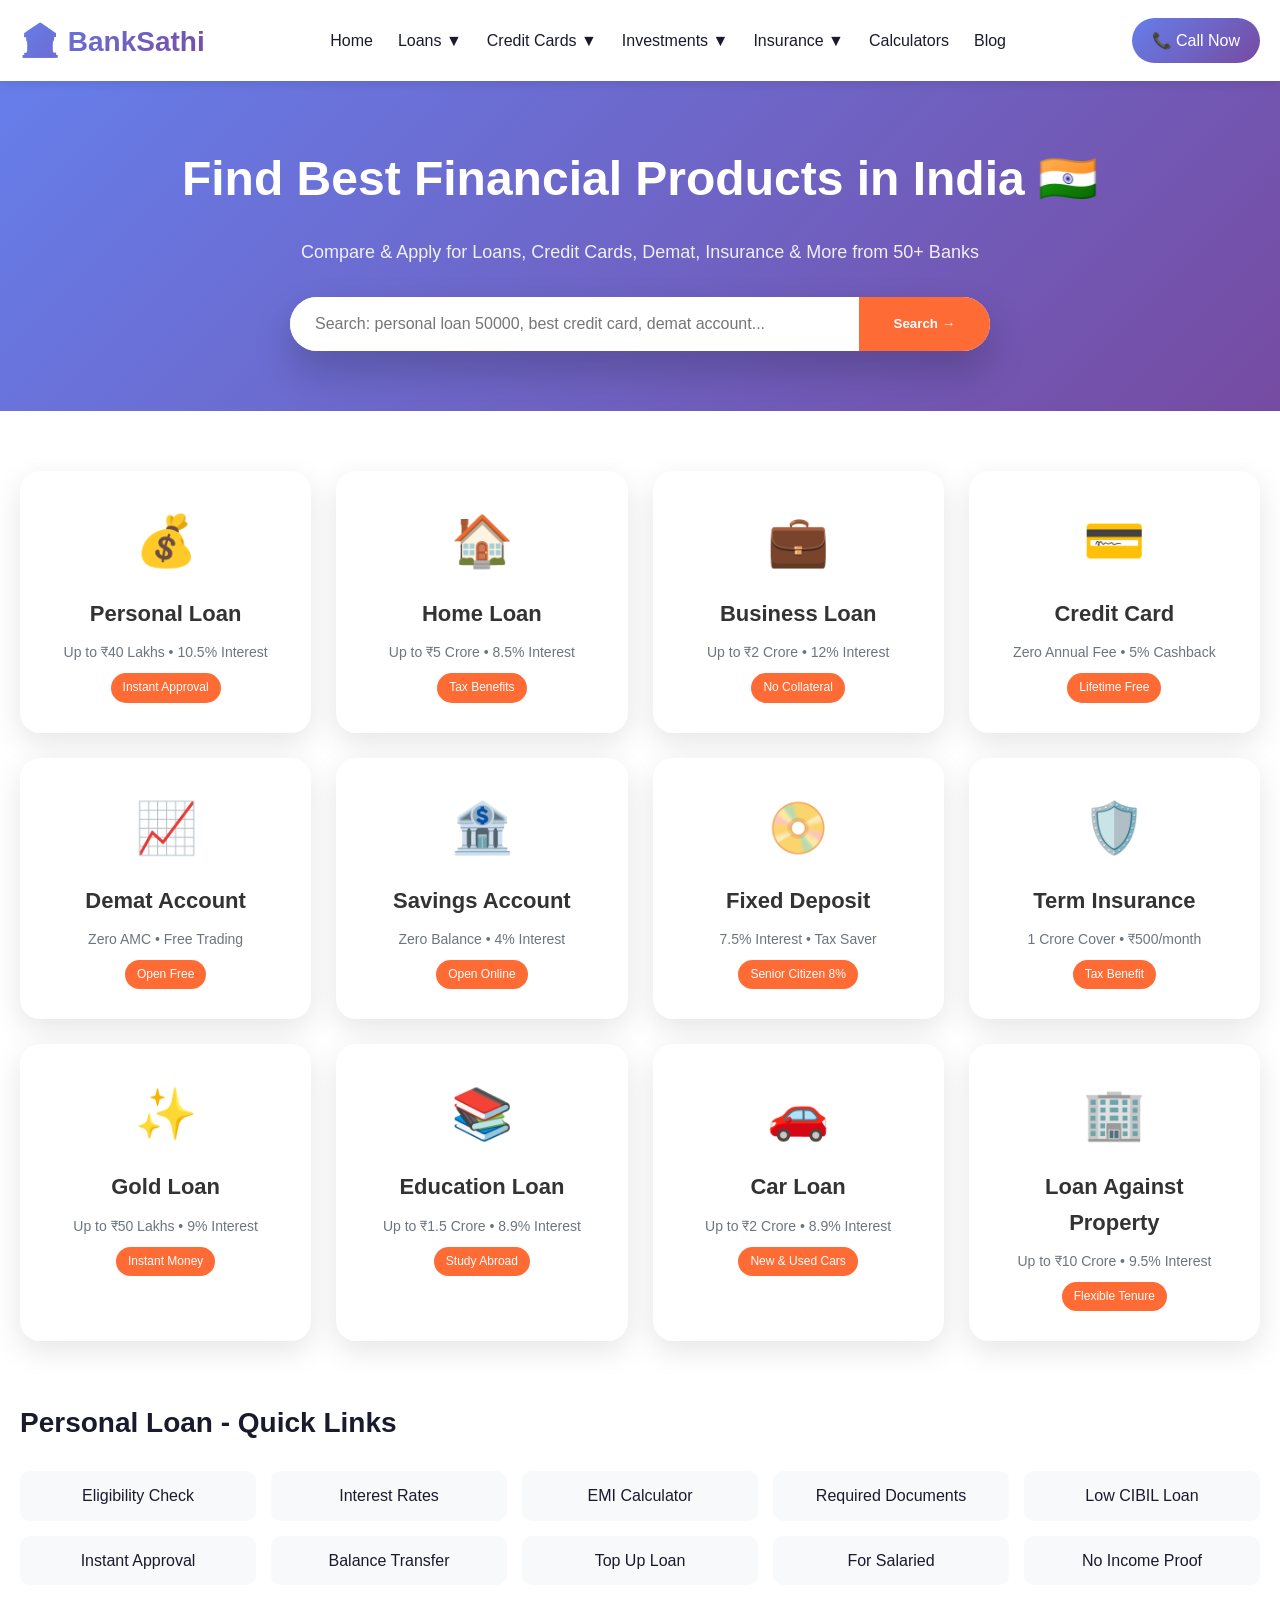
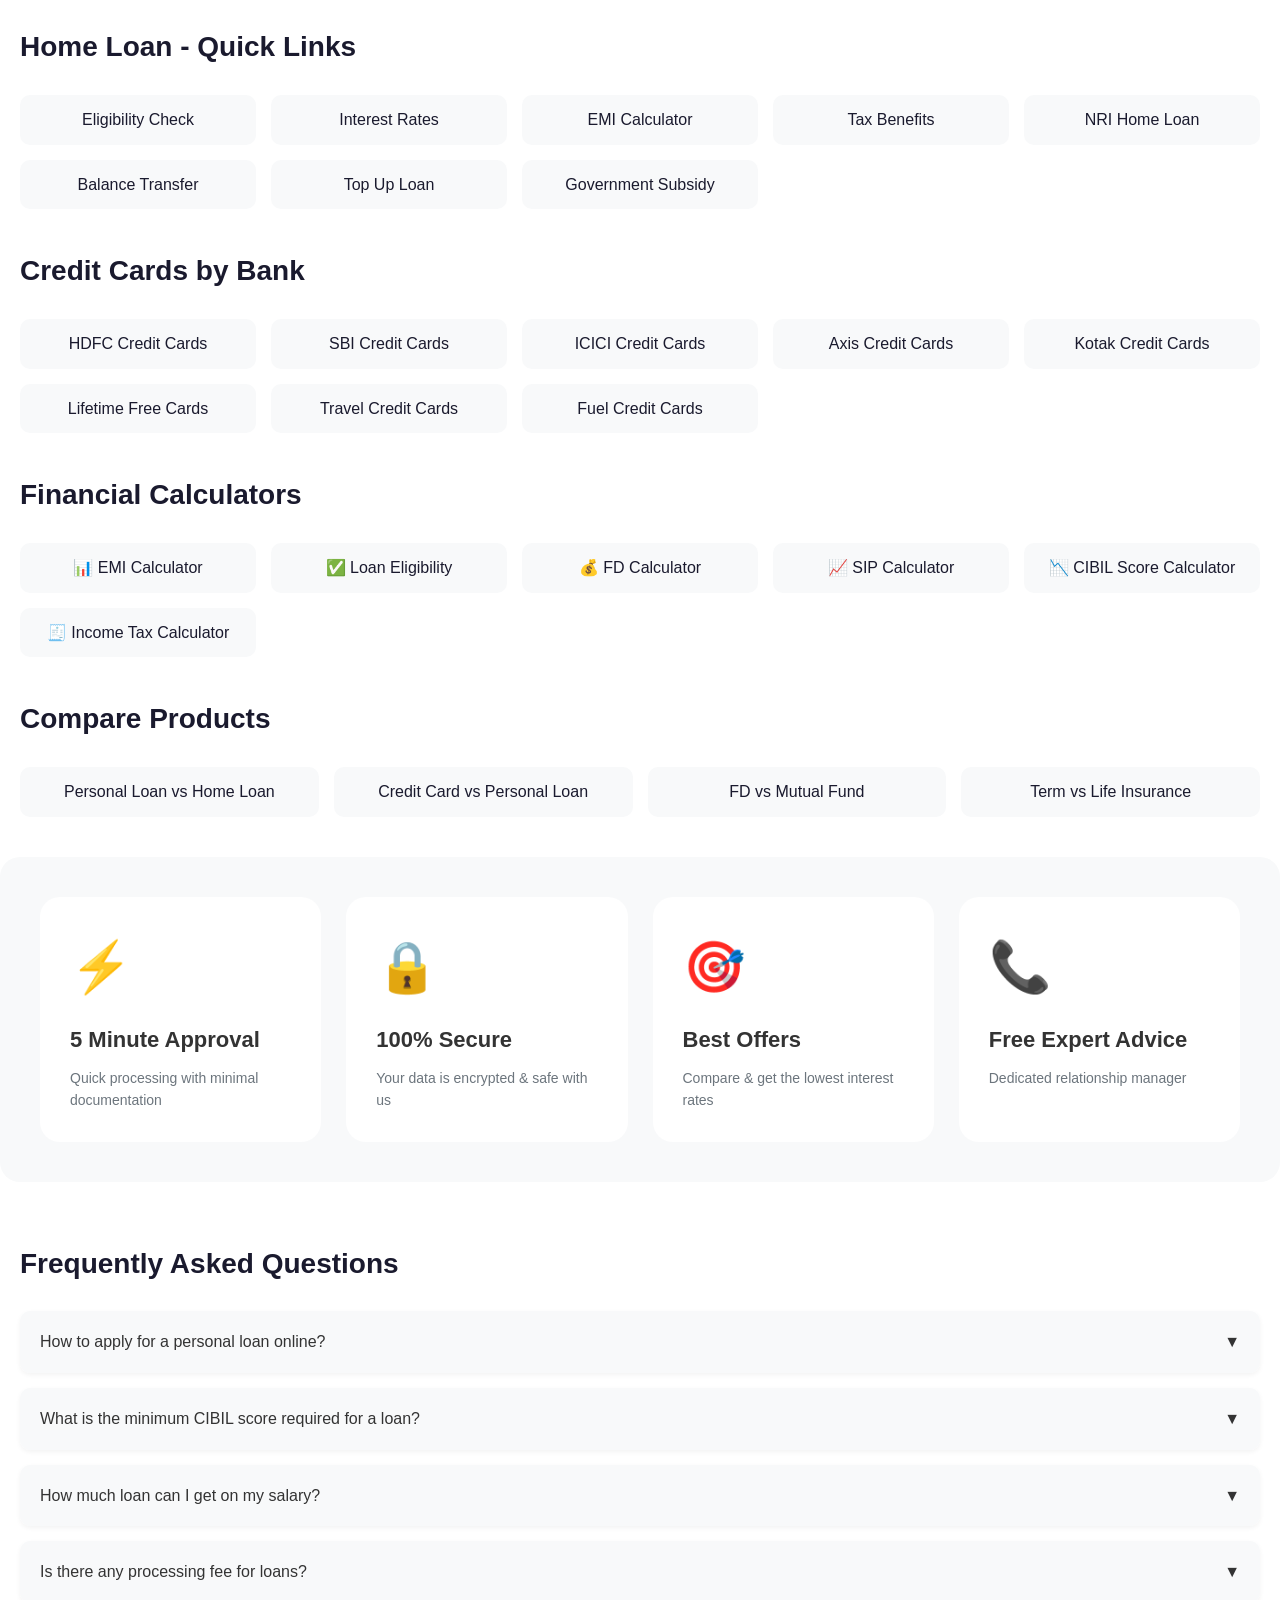
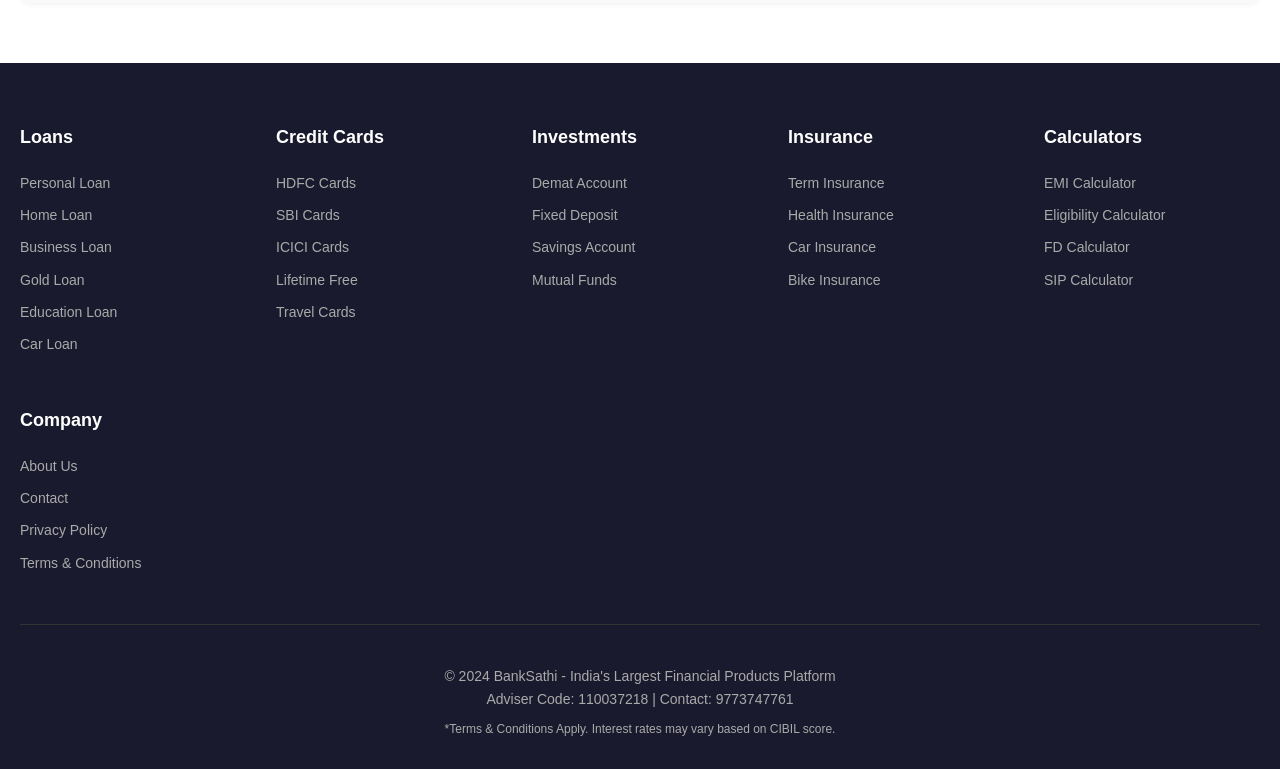
<file: index.html>
<!DOCTYPE html>
<html lang="hi">
<head>
    <meta charset="UTF-8">
    <meta name="viewport" content="width=device-width, initial-scale=1.0">
    <title>BankSathi - India's Largest Financial Products Platform | Loans, Credit Cards, Demat & More</title>
    <meta name="description" content="Compare and apply for personal loan, home loan, business loan, credit card, demat account, savings account, insurance, fixed deposit. Get best offers from 50+ banks. Instant approval.">
    <meta name="keywords" content="personal loan, home loan, business loan, credit card, demat account, savings account, fixed deposit, insurance, loan India, BankSathi">
    <meta name="author" content="BankSathi">
    <link rel="stylesheet" href="/css/style.css">
    <link rel="icon" href="/favicon.ico">
</head>
<body>

    <!-- Header -->
    <header class="header">
        <div class="nav-container">
            <a href="/" class="logo">
                <span>🏦</span> BankSathi
            </a>
            
            <div class="nav-links">
                <a href="/">Home</a>
                
                <div class="dropdown">
                    <a href="#">Loans ▼</a>
                    <div class="dropdown-content">
                        <a href="/personal-loan/">Personal Loan</a>
                        <a href="/home-loan/">Home Loan</a>
                        <a href="/business-loan/">Business Loan</a>
                        <a href="/gold-loan/">Gold Loan</a>
                        <a href="/education-loan/">Education Loan</a>
                        <a href="/car-loan/">Car Loan</a>
                        <a href="/two-wheeler-loan/">Two Wheeler Loan</a>
                        <a href="/loan-against-property/">Loan Against Property</a>
                    </div>
                </div>
                
                <div class="dropdown">
                    <a href="#">Credit Cards ▼</a>
                    <div class="dropdown-content">
                        <a href="/credit-card/">All Credit Cards</a>
                        <a href="/credit-card/lifetime-free.html">Lifetime Free Cards</a>
                        <a href="/credit-card/travel-cards.html">Travel Cards</a>
                        <a href="/credit-card/fuel-cards.html">Fuel Cards</a>
                        <a href="/credit-card/shopping-cards.html">Shopping Cards</a>
                        <a href="/credit-card/lounge-access.html">Lounge Access</a>
                    </div>
                </div>
                
                <div class="dropdown">
                    <a href="#">Investments ▼</a>
                    <div class="dropdown-content">
                        <a href="/demat-account/">Demat Account</a>
                        <a href="/fixed-deposit/">Fixed Deposit</a>
                        <a href="/saving-account/">Savings Account</a>
                        <a href="/mutual-funds/">Mutual Funds</a>
                    </div>
                </div>
                
                <div class="dropdown">
                    <a href="#">Insurance ▼</a>
                    <div class="dropdown-content">
                        <a href="/insurance/term-insurance/">Term Insurance</a>
                        <a href="/insurance/health-insurance/">Health Insurance</a>
                        <a href="/insurance/car-insurance/">Car Insurance</a>
                        <a href="/insurance/bike-insurance/">Bike Insurance</a>
                    </div>
                </div>
                
                <a href="/calculators/">Calculators</a>
                <a href="/blog/">Blog</a>
            </div>
            
            <a href="tel:9773747761" class="contact-btn">📞 Call Now</a>
        </div>
    </header>

    <!-- Hero Section -->
    <section class="hero">
        <h1>Find Best Financial Products in India 🇮🇳</h1>
        <p>Compare & Apply for Loans, Credit Cards, Demat, Insurance & More from 50+ Banks</p>
        
        <div class="search-bar">
            <input type="text" id="searchInput" placeholder="Search: personal loan 50000, best credit card, demat account...">
            <button onclick="searchProducts()">Search →</button>
        </div>
    </section>

    <!-- Main Categories -->
    <div class="category-grid">
        <a href="/personal-loan/" class="category-card">
            <div class="category-icon">💰</div>
            <h3>Personal Loan</h3>
            <p>Up to ₹40 Lakhs • 10.5% Interest</p>
            <span class="interest-badge">Instant Approval</span>
        </a>
        
        <a href="/home-loan/" class="category-card">
            <div class="category-icon">🏠</div>
            <h3>Home Loan</h3>
            <p>Up to ₹5 Crore • 8.5% Interest</p>
            <span class="interest-badge">Tax Benefits</span>
        </a>
        
        <a href="/business-loan/" class="category-card">
            <div class="category-icon">💼</div>
            <h3>Business Loan</h3>
            <p>Up to ₹2 Crore • 12% Interest</p>
            <span class="interest-badge">No Collateral</span>
        </a>
        
        <a href="/credit-card/" class="category-card">
            <div class="category-icon">💳</div>
            <h3>Credit Card</h3>
            <p>Zero Annual Fee • 5% Cashback</p>
            <span class="interest-badge">Lifetime Free</span>
        </a>
        
        <a href="/demat-account/" class="category-card">
            <div class="category-icon">📈</div>
            <h3>Demat Account</h3>
            <p>Zero AMC • Free Trading</p>
            <span class="interest-badge">Open Free</span>
        </a>
        
        <a href="/saving-account/" class="category-card">
            <div class="category-icon">🏦</div>
            <h3>Savings Account</h3>
            <p>Zero Balance • 4% Interest</p>
            <span class="interest-badge">Open Online</span>
        </a>
        
        <a href="/fixed-deposit/" class="category-card">
            <div class="category-icon">📀</div>
            <h3>Fixed Deposit</h3>
            <p>7.5% Interest • Tax Saver</p>
            <span class="interest-badge">Senior Citizen 8%</span>
        </a>
        
        <a href="/insurance/term-insurance/" class="category-card">
            <div class="category-icon">🛡️</div>
            <h3>Term Insurance</h3>
            <p>1 Crore Cover • ₹500/month</p>
            <span class="interest-badge">Tax Benefit</span>
        </a>
        
        <a href="/gold-loan/" class="category-card">
            <div class="category-icon">✨</div>
            <h3>Gold Loan</h3>
            <p>Up to ₹50 Lakhs • 9% Interest</p>
            <span class="interest-badge">Instant Money</span>
        </a>
        
        <a href="/education-loan/" class="category-card">
            <div class="category-icon">📚</div>
            <h3>Education Loan</h3>
            <p>Up to ₹1.5 Crore • 8.9% Interest</p>
            <span class="interest-badge">Study Abroad</span>
        </a>
        
        <a href="/car-loan/" class="category-card">
            <div class="category-icon">🚗</div>
            <h3>Car Loan</h3>
            <p>Up to ₹2 Crore • 8.9% Interest</p>
            <span class="interest-badge">New & Used Cars</span>
        </a>
        
        <a href="/loan-against-property/" class="category-card">
            <div class="category-icon">🏢</div>
            <h3>Loan Against Property</h3>
            <p>Up to ₹10 Crore • 9.5% Interest</p>
            <span class="interest-badge">Flexible Tenure</span>
        </a>
    </div>

    <!-- Subcategories - Personal Loan -->
    <div class="subcategories">
        <h2 class="section-title">Personal Loan - Quick Links</h2>
        <div class="subcategory-grid">
            <a href="/personal-loan/eligibility.html" class="subcategory-link">Eligibility Check</a>
            <a href="/personal-loan/interest-rates.html" class="subcategory-link">Interest Rates</a>
            <a href="/personal-loan/emi-calculator.html" class="subcategory-link">EMI Calculator</a>
            <a href="/personal-loan/documents.html" class="subcategory-link">Required Documents</a>
            <a href="/personal-loan/low-cibil.html" class="subcategory-link">Low CIBIL Loan</a>
            <a href="/personal-loan/instant-approval.html" class="subcategory-link">Instant Approval</a>
            <a href="/personal-loan/balance-transfer.html" class="subcategory-link">Balance Transfer</a>
            <a href="/personal-loan/top-up.html" class="subcategory-link">Top Up Loan</a>
            <a href="/personal-loan/for-salaried.html" class="subcategory-link">For Salaried</a>
            <a href="/personal-loan/without-income-proof.html" class="subcategory-link">No Income Proof</a>
        </div>
    </div>

    <!-- Subcategories - Home Loan -->
    <div class="subcategories">
        <h2 class="section-title">Home Loan - Quick Links</h2>
        <div class="subcategory-grid">
            <a href="/home-loan/eligibility.html" class="subcategory-link">Eligibility Check</a>
            <a href="/home-loan/interest-rates.html" class="subcategory-link">Interest Rates</a>
            <a href="/home-loan/emi-calculator.html" class="subcategory-link">EMI Calculator</a>
            <a href="/home-loan/tax-benefits.html" class="subcategory-link">Tax Benefits</a>
            <a href="/home-loan/nri-home-loan.html" class="subcategory-link">NRI Home Loan</a>
            <a href="/home-loan/balance-transfer.html" class="subcategory-link">Balance Transfer</a>
            <a href="/home-loan/top-up.html" class="subcategory-link">Top Up Loan</a>
            <a href="/home-loan/subsidy-schemes.html" class="subcategory-link">Government Subsidy</a>
        </div>
    </div>

    <!-- Subcategories - Credit Card -->
    <div class="subcategories">
        <h2 class="section-title">Credit Cards by Bank</h2>
        <div class="subcategory-grid">
            <a href="/credit-card/hdfc-cards.html" class="subcategory-link">HDFC Credit Cards</a>
            <a href="/credit-card/sbi-cards.html" class="subcategory-link">SBI Credit Cards</a>
            <a href="/credit-card/icici-cards.html" class="subcategory-link">ICICI Credit Cards</a>
            <a href="/credit-card/axis-cards.html" class="subcategory-link">Axis Credit Cards</a>
            <a href="/credit-card/kotak-cards.html" class="subcategory-link">Kotak Credit Cards</a>
            <a href="/credit-card/lifetime-free.html" class="subcategory-link">Lifetime Free Cards</a>
            <a href="/credit-card/travel-cards.html" class="subcategory-link">Travel Credit Cards</a>
            <a href="/credit-card/fuel-cards.html" class="subcategory-link">Fuel Credit Cards</a>
        </div>
    </div>

    <!-- Calculators Section -->
    <div class="subcategories">
        <h2 class="section-title">Financial Calculators</h2>
        <div class="subcategory-grid">
            <a href="/calculators/emi-calculator.html" class="subcategory-link">📊 EMI Calculator</a>
            <a href="/calculators/loan-eligibility.html" class="subcategory-link">✅ Loan Eligibility</a>
            <a href="/calculators/fd-calculator.html" class="subcategory-link">💰 FD Calculator</a>
            <a href="/calculators/sip-calculator.html" class="subcategory-link">📈 SIP Calculator</a>
            <a href="/calculators/cibil-score-calculator.html" class="subcategory-link">📉 CIBIL Score Calculator</a>
            <a href="/calculators/income-tax-calculator.html" class="subcategory-link">🧾 Income Tax Calculator</a>
        </div>
    </div>

    <!-- Compare Section -->
    <div class="subcategories">
        <h2 class="section-title">Compare Products</h2>
        <div class="subcategory-grid">
            <a href="/compare/personal-loan-vs-home-loan.html" class="subcategory-link">Personal Loan vs Home Loan</a>
            <a href="/compare/credit-card-vs-personal-loan.html" class="subcategory-link">Credit Card vs Personal Loan</a>
            <a href="/compare/fd-vs-mutual-fund.html" class="subcategory-link">FD vs Mutual Fund</a>
            <a href="/compare/term-vs-life-insurance.html" class="subcategory-link">Term vs Life Insurance</a>
        </div>
    </div>

    <!-- Why Choose Us -->
    <div class="category-grid" style="background: var(--light); margin-top: 40px; border-radius: 20px; padding: 40px;">
        <div class="category-card" style="box-shadow: none; text-align: left;">
            <div class="category-icon">⚡</div>
            <h3>5 Minute Approval</h3>
            <p>Quick processing with minimal documentation</p>
        </div>
        <div class="category-card" style="box-shadow: none; text-align: left;">
            <div class="category-icon">🔒</div>
            <h3>100% Secure</h3>
            <p>Your data is encrypted & safe with us</p>
        </div>
        <div class="category-card" style="box-shadow: none; text-align: left;">
            <div class="category-icon">🎯</div>
            <h3>Best Offers</h3>
            <p>Compare & get the lowest interest rates</p>
        </div>
        <div class="category-card" style="box-shadow: none; text-align: left;">
            <div class="category-icon">📞</div>
            <h3>Free Expert Advice</h3>
            <p>Dedicated relationship manager</p>
        </div>
    </div>

    <!-- FAQ Section -->
    <div class="faq-section">
        <h2 class="section-title">Frequently Asked Questions</h2>
        
        <div class="faq-item">
            <div class="faq-question">
                How to apply for a personal loan online?
                <span>▼</span>
            </div>
            <div class="faq-answer">
                You can apply for a personal loan online by visiting our personal loan page, checking your eligibility, comparing interest rates from different banks, and submitting your application with basic documents like ID proof, address proof, and income proof.
            </div>
        </div>
        
        <div class="faq-item">
            <div class="faq-question">
                What is the minimum CIBIL score required for a loan?
                <span>▼</span>
            </div>
            <div class="faq-answer">
                Most banks require a minimum CIBIL score of 750 for personal loans. However, we have options for customers with scores as low as 650 through select lenders. Higher scores get better interest rates.
            </div>
        </div>
        
        <div class="faq-item">
            <div class="faq-question">
                How much loan can I get on my salary?
                <span>▼</span>
            </div>
            <div class="faq-answer">
                Generally, you can get a loan amount of 10-15 times your monthly salary. For example, if your monthly salary is ₹50,000, you may be eligible for a loan up to ₹5-7.5 lakhs. Use our eligibility calculator for exact amount.
            </div>
        </div>
        
        <div class="faq-item">
            <div class="faq-question">
                Is there any processing fee for loans?
                <span>▼</span>
            </div>
            <div class="faq-answer">
                Processing fees vary by bank and loan type, typically ranging from 0.5% to 2% of the loan amount. Some banks offer zero processing fee during festive seasons. Compare our offers to find the best deal.
            </div>
        </div>
    </div>

    <!-- Footer -->
    <footer class="footer">
        <div class="footer-grid">
            <div class="footer-col">
                <h4>Loans</h4>
                <a href="/personal-loan/">Personal Loan</a>
                <a href="/home-loan/">Home Loan</a>
                <a href="/business-loan/">Business Loan</a>
                <a href="/gold-loan/">Gold Loan</a>
                <a href="/education-loan/">Education Loan</a>
                <a href="/car-loan/">Car Loan</a>
            </div>
            
            <div class="footer-col">
                <h4>Credit Cards</h4>
                <a href="/credit-card/hdfc-cards.html">HDFC Cards</a>
                <a href="/credit-card/sbi-cards.html">SBI Cards</a>
                <a href="/credit-card/icici-cards.html">ICICI Cards</a>
                <a href="/credit-card/lifetime-free.html">Lifetime Free</a>
                <a href="/credit-card/travel-cards.html">Travel Cards</a>
            </div>
            
            <div class="footer-col">
                <h4>Investments</h4>
                <a href="/demat-account/">Demat Account</a>
                <a href="/fixed-deposit/">Fixed Deposit</a>
                <a href="/saving-account/">Savings Account</a>
                <a href="/mutual-funds/">Mutual Funds</a>
            </div>
            
            <div class="footer-col">
                <h4>Insurance</h4>
                <a href="/insurance/term-insurance/">Term Insurance</a>
                <a href="/insurance/health-insurance/">Health Insurance</a>
                <a href="/insurance/car-insurance/">Car Insurance</a>
                <a href="/insurance/bike-insurance/">Bike Insurance</a>
            </div>
            
            <div class="footer-col">
                <h4>Calculators</h4>
                <a href="/calculators/emi-calculator.html">EMI Calculator</a>
                <a href="/calculators/loan-eligibility.html">Eligibility Calculator</a>
                <a href="/calculators/fd-calculator.html">FD Calculator</a>
                <a href="/calculators/sip-calculator.html">SIP Calculator</a>
            </div>
            
            <div class="footer-col">
                <h4>Company</h4>
                <a href="/about.html">About Us</a>
                <a href="/contact.html">Contact</a>
                <a href="/privacy-policy.html">Privacy Policy</a>
                <a href="/terms.html">Terms & Conditions</a>
            </div>
        </div>
        
        <div class="copyright">
            <p>© 2024 BankSathi - India's Largest Financial Products Platform</p>
            <p>Adviser Code: 110037218 | Contact: 9773747761</p>
            <p style="font-size: 12px; margin-top: 10px;">*Terms & Conditions Apply. Interest rates may vary based on CIBIL score.</p>
        </div>
    </footer>

    <script src="/js/main.js"></script>
    
    <!-- Google Analytics -->
    <script async src="https://www.googletagmanager.com/gtag/js?id=G-YOUR_ID"></script>
    <script>
        window.dataLayer = window.dataLayer || [];
        function gtag(){dataLayer.push(arguments);}
        gtag('js', new Date());
        gtag('config', 'G-YOUR_ID');
    </script>
</body>
</html>
</file>
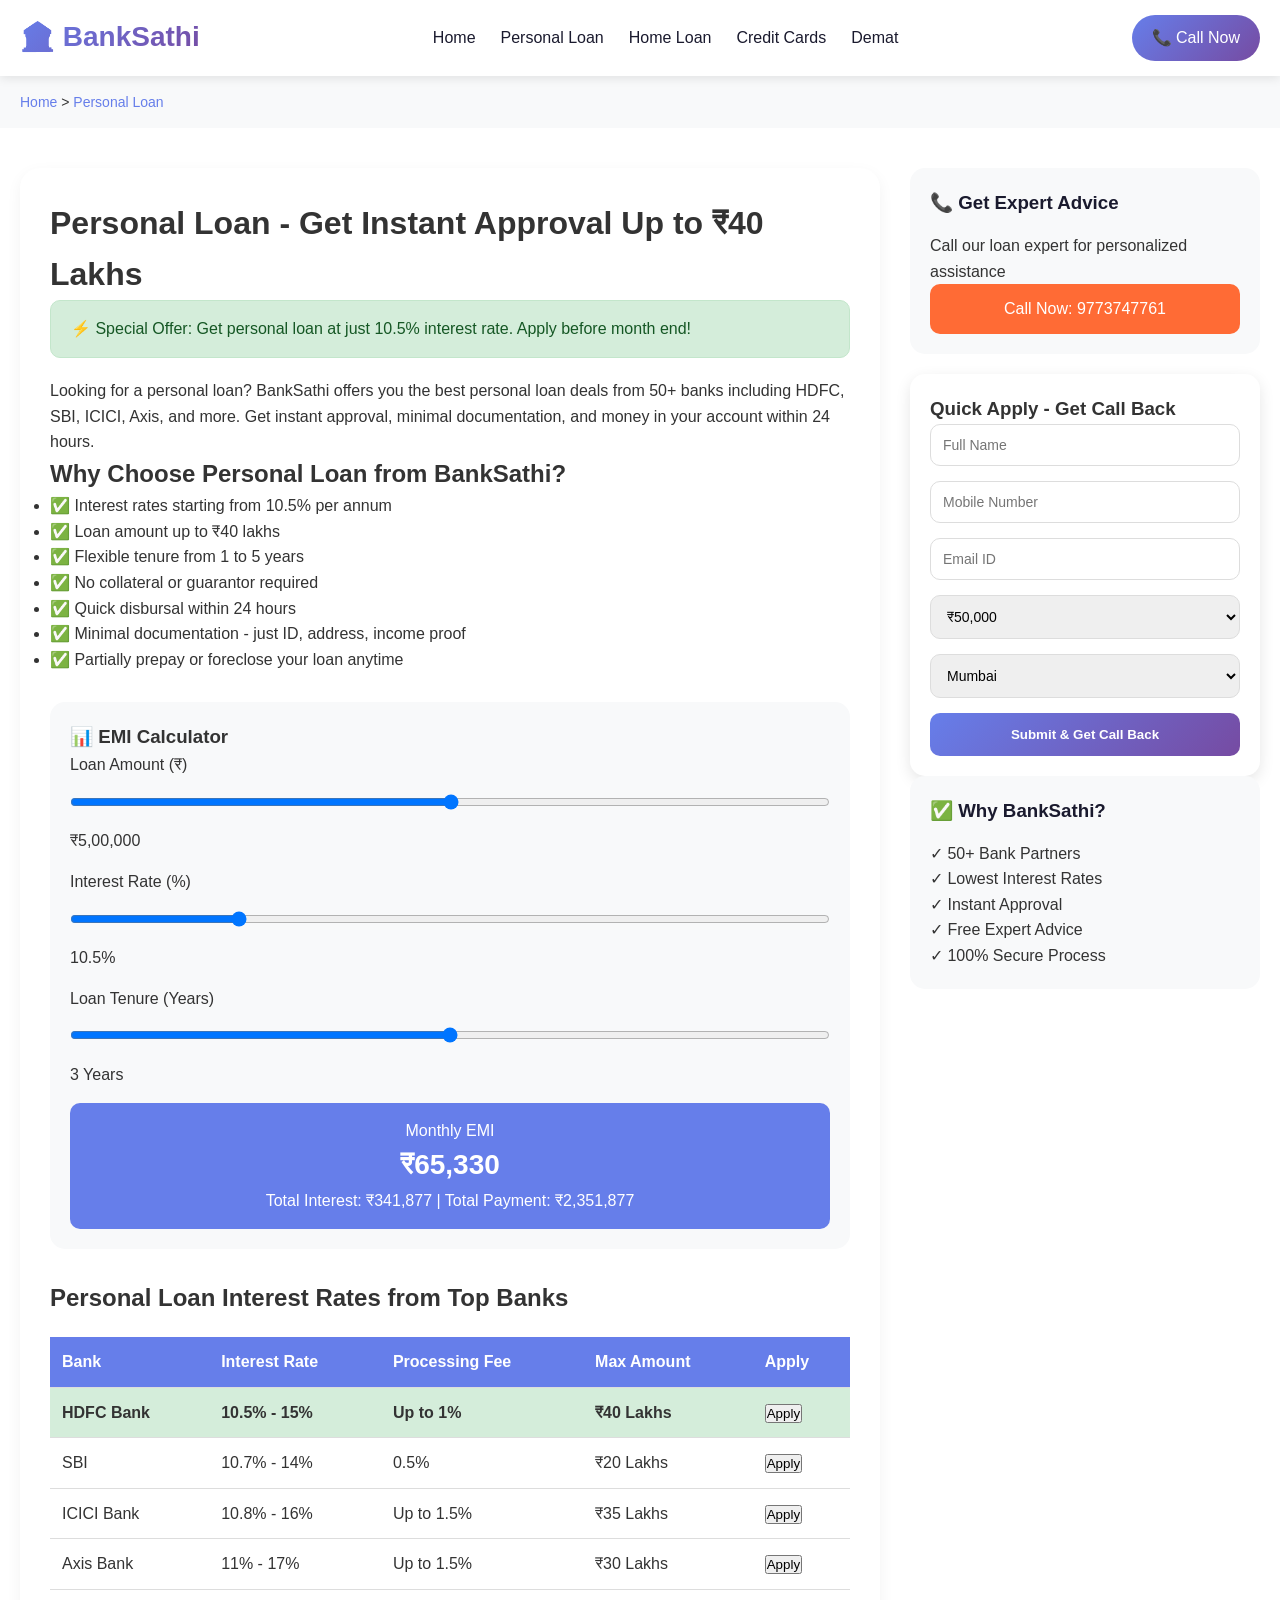
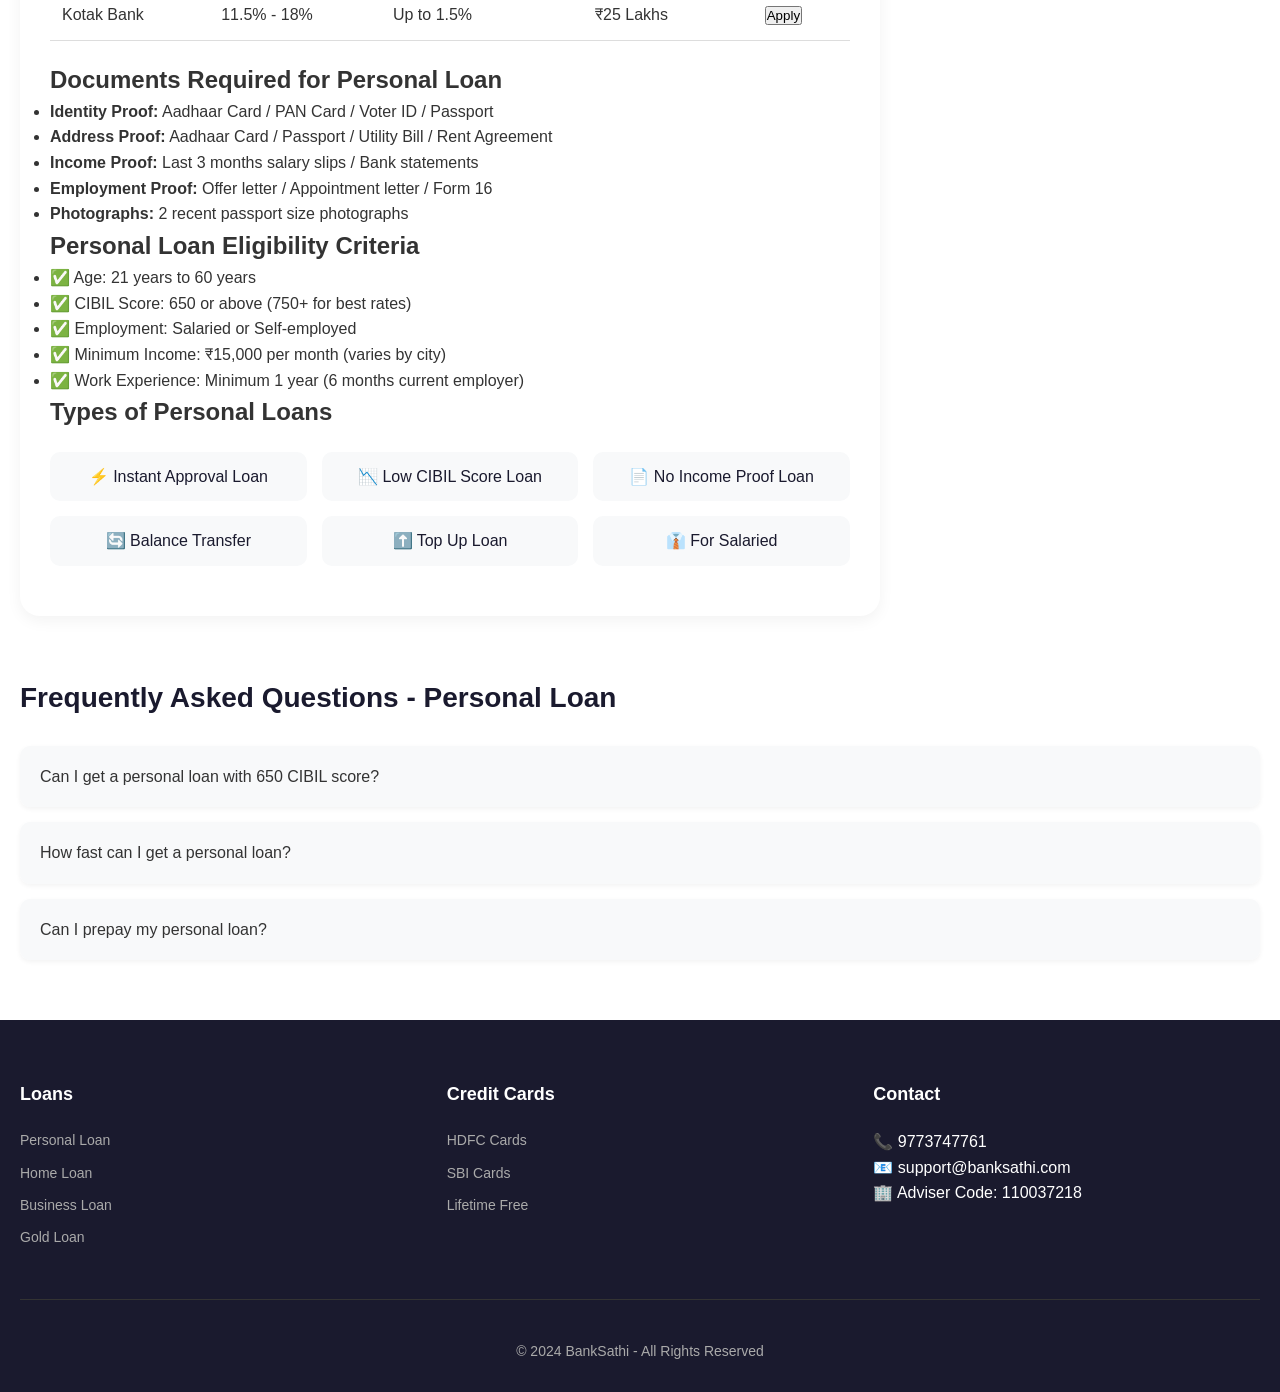
<file: personal-loan/index.html>
<!DOCTYPE html>
<html lang="hi">
<head>
    <meta charset="UTF-8">
    <meta name="viewport" content="width=device-width, initial-scale=1.0">
    <title>Personal Loan - Up to ₹40 Lakhs at 10.5% Interest | Apply Online</title>
    <meta name="description" content="Get instant personal loan up to ₹40 lakhs at lowest interest rates starting 10.5%. Quick approval, minimal documents, flexible tenure. Apply online now!">
    <meta name="keywords" content="personal loan, instant personal loan, personal loan 50000, urgent personal loan, low interest personal loan">
    <link rel="stylesheet" href="/css/style.css">
</head>
<body>

    <!-- Same Header as Homepage -->
    <header class="header">
        <div class="nav-container">
            <a href="/" class="logo">🏦 BankSathi</a>
            <div class="nav-links">
                <a href="/">Home</a>
                <a href="/personal-loan/">Personal Loan</a>
                <a href="/home-loan/">Home Loan</a>
                <a href="/credit-card/">Credit Cards</a>
                <a href="/demat-account/">Demat</a>
            </div>
            <a href="tel:9773747761" class="contact-btn">📞 Call Now</a>
        </div>
    </header>

    <!-- Breadcrumbs -->
    <div class="breadcrumbs">
        <a href="/">Home</a> > <a href="/personal-loan/">Personal Loan</a>
    </div>

    <!-- Product Page Layout -->
    <div class="product-page">
        <!-- Main Content -->
        <div class="product-content">
            <h1>Personal Loan - Get Instant Approval Up to ₹40 Lakhs</h1>
            
            <div class="alert alert-success">
                ⚡ Special Offer: Get personal loan at just 10.5% interest rate. Apply before month end!
            </div>
            
            <p>Looking for a personal loan? BankSathi offers you the best personal loan deals from 50+ banks including HDFC, SBI, ICICI, Axis, and more. Get instant approval, minimal documentation, and money in your account within 24 hours.</p>
            
            <h2>Why Choose Personal Loan from BankSathi?</h2>
            <ul>
                <li>✅ Interest rates starting from 10.5% per annum</li>
                <li>✅ Loan amount up to ₹40 lakhs</li>
                <li>✅ Flexible tenure from 1 to 5 years</li>
                <li>✅ No collateral or guarantor required</li>
                <li>✅ Quick disbursal within 24 hours</li>
                <li>✅ Minimal documentation - just ID, address, income proof</li>
                <li>✅ Partially prepay or foreclose your loan anytime</li>
            </ul>
            
            <!-- EMI Calculator -->
            <div class="calculator-box">
                <h3>📊 EMI Calculator</h3>
                <div class="calculator-input">
                    <label>Loan Amount (₹)</label>
                    <input type="range" id="loanAmount" min="10000" max="4000000" step="10000" oninput="calculateEMI()">
                    <span id="amountDisplay">₹5,00,000</span>
                </div>
                <div class="calculator-input">
                    <label>Interest Rate (%)</label>
                    <input type="range" id="interestRate" min="8" max="20" step="0.1" value="10.5" oninput="calculateEMI()">
                    <span id="rateDisplay">10.5%</span>
                </div>
                <div class="calculator-input">
                    <label>Loan Tenure (Years)</label>
                    <input type="range" id="loanTenure" min="1" max="5" step="1" value="3" oninput="calculateEMI()">
                    <span id="tenureDisplay">3 Years</span>
                </div>
                <div class="result-box">
                    <p>Monthly EMI</p>
                    <h4 id="emiAmount">₹16,387</h4>
                    <p>Total Interest: <span id="totalInterest">₹89,932</span> | Total Payment: <span id="totalPayment">₹5,89,932</span></p>
                </div>
            </div>
            
            <h2>Personal Loan Interest Rates from Top Banks</h2>
            <table class="comparison-table">
                <thead>
                    <tr><th>Bank</th><th>Interest Rate</th><th>Processing Fee</th><th>Max Amount</th><th>Apply</th></tr>
                </thead>
                <tbody>
                    <tr class="best-offer">
                        <td>HDFC Bank</td>
                        <td>10.5% - 15%</td>
                        <td>Up to 1%</td>
                        <td>₹40 Lakhs</td>
                        <td><button onclick="redirectToBankSathi('personal-loan', 'hdfc')">Apply</button></td>
                    </tr>
                    <tr>
                        <td>SBI</td>
                        <td>10.7% - 14%</td>
                        <td>0.5%</td>
                        <td>₹20 Lakhs</td>
                        <td><button onclick="redirectToBankSathi('personal-loan', 'sbi')">Apply</button></td>
                    </tr>
                    <tr>
                        <td>ICICI Bank</td>
                        <td>10.8% - 16%</td>
                        <td>Up to 1.5%</td>
                        <td>₹35 Lakhs</td>
                        <td><button onclick="redirectToBankSathi('personal-loan', 'icici')">Apply</button></td>
                    </tr>
                    <tr>
                        <td>Axis Bank</td>
                        <td>11% - 17%</td>
                        <td>Up to 1.5%</td>
                        <td>₹30 Lakhs</td>
                        <td><button onclick="redirectToBankSathi('personal-loan', 'axis')">Apply</button></td>
                    </tr>
                    <tr>
                        <td>Kotak Bank</td>
                        <td>11.5% - 18%</td>
                        <td>Up to 1.5%</td>
                        <td>₹25 Lakhs</td>
                        <td><button onclick="redirectToBankSathi('personal-loan', 'kotak')">Apply</button></td>
                    </tr>
                </tbody>
            </table>
            
            <h2>Documents Required for Personal Loan</h2>
            <ul>
                <li><strong>Identity Proof:</strong> Aadhaar Card / PAN Card / Voter ID / Passport</li>
                <li><strong>Address Proof:</strong> Aadhaar Card / Passport / Utility Bill / Rent Agreement</li>
                <li><strong>Income Proof:</strong> Last 3 months salary slips / Bank statements</li>
                <li><strong>Employment Proof:</strong> Offer letter / Appointment letter / Form 16</li>
                <li><strong>Photographs:</strong> 2 recent passport size photographs</li>
            </ul>
            
            <h2>Personal Loan Eligibility Criteria</h2>
            <ul>
                <li>✅ Age: 21 years to 60 years</li>
                <li>✅ CIBIL Score: 650 or above (750+ for best rates)</li>
                <li>✅ Employment: Salaried or Self-employed</li>
                <li>✅ Minimum Income: ₹15,000 per month (varies by city)</li>
                <li>✅ Work Experience: Minimum 1 year (6 months current employer)</li>
            </ul>
            
            <h2>Types of Personal Loans</h2>
            <div class="subcategory-grid" style="margin: 20px 0;">
                <a href="/personal-loan/instant-approval.html" class="subcategory-link">⚡ Instant Approval Loan</a>
                <a href="/personal-loan/low-cibil.html" class="subcategory-link">📉 Low CIBIL Score Loan</a>
                <a href="/personal-loan/without-income-proof.html" class="subcategory-link">📄 No Income Proof Loan</a>
                <a href="/personal-loan/balance-transfer.html" class="subcategory-link">🔄 Balance Transfer</a>
                <a href="/personal-loan/top-up.html" class="subcategory-link">⬆️ Top Up Loan</a>
                <a href="/personal-loan/for-salaried.html" class="subcategory-link">👔 For Salaried</a>
            </div>
        </div>
        
        <!-- Sidebar -->
        <div class="product-sidebar">
            <div class="info-box">
                <h3>📞 Get Expert Advice</h3>
                <p>Call our loan expert for personalized assistance</p>
                <a href="tel:9773747761" style="display: block; text-align: center; background: var(--accent); color: white; padding: 12px; border-radius: 10px; text-decoration: none;">Call Now: 9773747761</a>
            </div>
            
            <div class="apply-form">
                <h3>Quick Apply - Get Call Back</h3>
                <form onsubmit="return submitLeadForm(event)">
                    <div class="form-group">
                        <input type="text" id="fullName" placeholder="Full Name" required>
                    </div>
                    <div class="form-group">
                        <input type="tel" id="mobileNumber" placeholder="Mobile Number" required pattern="[0-9]{10}">
                    </div>
                    <div class="form-group">
                        <input type="email" id="email" placeholder="Email ID">
                    </div>
                    <div class="form-group">
                        <select id="loanAmount">
                            <option value="50000">₹50,000</option>
                            <option value="100000">₹1,00,000</option>
                            <option value="250000">₹2,50,000</option>
                            <option value="500000">₹5,00,000</option>
                            <option value="1000000">₹10,00,000</option>
                            <option value="2500000">₹25,00,000</option>
                            <option value="4000000">₹40,00,000</option>
                        </select>
                    </div>
                    <div class="form-group">
                        <select id="city">
                            <option value="mumbai">Mumbai</option>
                            <option value="delhi">Delhi</option>
                            <option value="bangalore">Bangalore</option>
                            <option value="hyderabad">Hyderabad</option>
                            <option value="chennai">Chennai</option>
                            <option value="kolkata">Kolkata</option>
                            <option value="pune">Pune</option>
                            <option value="ahmedabad">Ahmedabad</option>
                        </select>
                    </div>
                    <input type="hidden" id="loanType" value="personal-loan">
                    <button type="submit" class="submit-btn">Submit & Get Call Back</button>
                </form>
            </div>
            
            <div class="info-box">
                <h3>✅ Why BankSathi?</h3>
                <ul style="list-style: none; padding: 0;">
                    <li>✓ 50+ Bank Partners</li>
                    <li>✓ Lowest Interest Rates</li>
                    <li>✓ Instant Approval</li>
                    <li>✓ Free Expert Advice</li>
                    <li>✓ 100% Secure Process</li>
                </ul>
            </div>
        </div>
    </div>
    
    <!-- FAQ Section -->
    <div class="faq-section">
        <h2 class="section-title">Frequently Asked Questions - Personal Loan</h2>
        
        <div class="faq-item">
            <div class="faq-question">Can I get a personal loan with 650 CIBIL score?</div>
            <div class="faq-answer">Yes, you can get a personal loan with a CIBIL score of 650, but interest rates may be higher. Some NBFCs offer loans to customers with scores as low as 600.</div>
        </div>
        
        <div class="faq-item">
            <div class="faq-question">How fast can I get a personal loan?</div>
            <div class="faq-answer">With BankSathi, you can get approval within 5 minutes and funds disbursed within 24 hours if all documents are in order.</div>
        </div>
        
        <div class="faq-item">
            <div class="faq-question">Can I prepay my personal loan?</div>
            <div class="faq-answer">Yes, most banks allow prepayment after 6-12 months. Prepayment charges may apply (typically 2-4% of outstanding amount).</div>
        </div>
    </div>
    
    <footer class="footer">
        <div class="footer-grid">
            <div class="footer-col">
                <h4>Loans</h4>
                <a href="/personal-loan/">Personal Loan</a>
                <a href="/home-loan/">Home Loan</a>
                <a href="/business-loan/">Business Loan</a>
                <a href="/gold-loan/">Gold Loan</a>
            </div>
            <div class="footer-col">
                <h4>Credit Cards</h4>
                <a href="/credit-card/hdfc-cards.html">HDFC Cards</a>
                <a href="/credit-card/sbi-cards.html">SBI Cards</a>
                <a href="/credit-card/lifetime-free.html">Lifetime Free</a>
            </div>
            <div class="footer-col">
                <h4>Contact</h4>
                <p>📞 9773747761</p>
                <p>📧 support@banksathi.com</p>
                <p>🏢 Adviser Code: 110037218</p>
            </div>
        </div>
        <div class="copyright">
            <p>© 2024 BankSathi - All Rights Reserved</p>
        </div>
    </footer>
    
    <script src="/js/main.js"></script>
    <script>
        // EMI Calculator display updates
        const amountSlider = document.getElementById('loanAmount');
        const rateSlider = document.getElementById('interestRate');
        const tenureSlider = document.getElementById('loanTenure');
        
        if (amountSlider) {
            amountSlider.oninput = function() {
                document.getElementById('amountDisplay').innerText = '₹' + parseInt(this.value).toLocaleString();
                calculateEMI();
            }
        }
        if (rateSlider) {
            rateSlider.oninput = function() {
                document.getElementById('rateDisplay').innerText = this.value + '%';
                calculateEMI();
            }
        }
        if (tenureSlider) {
            tenureSlider.oninput = function() {
                document.getElementById('tenureDisplay').innerText = this.value + ' Years';
                calculateEMI();
            }
        }
    </script>
</body>
</html>
</file>
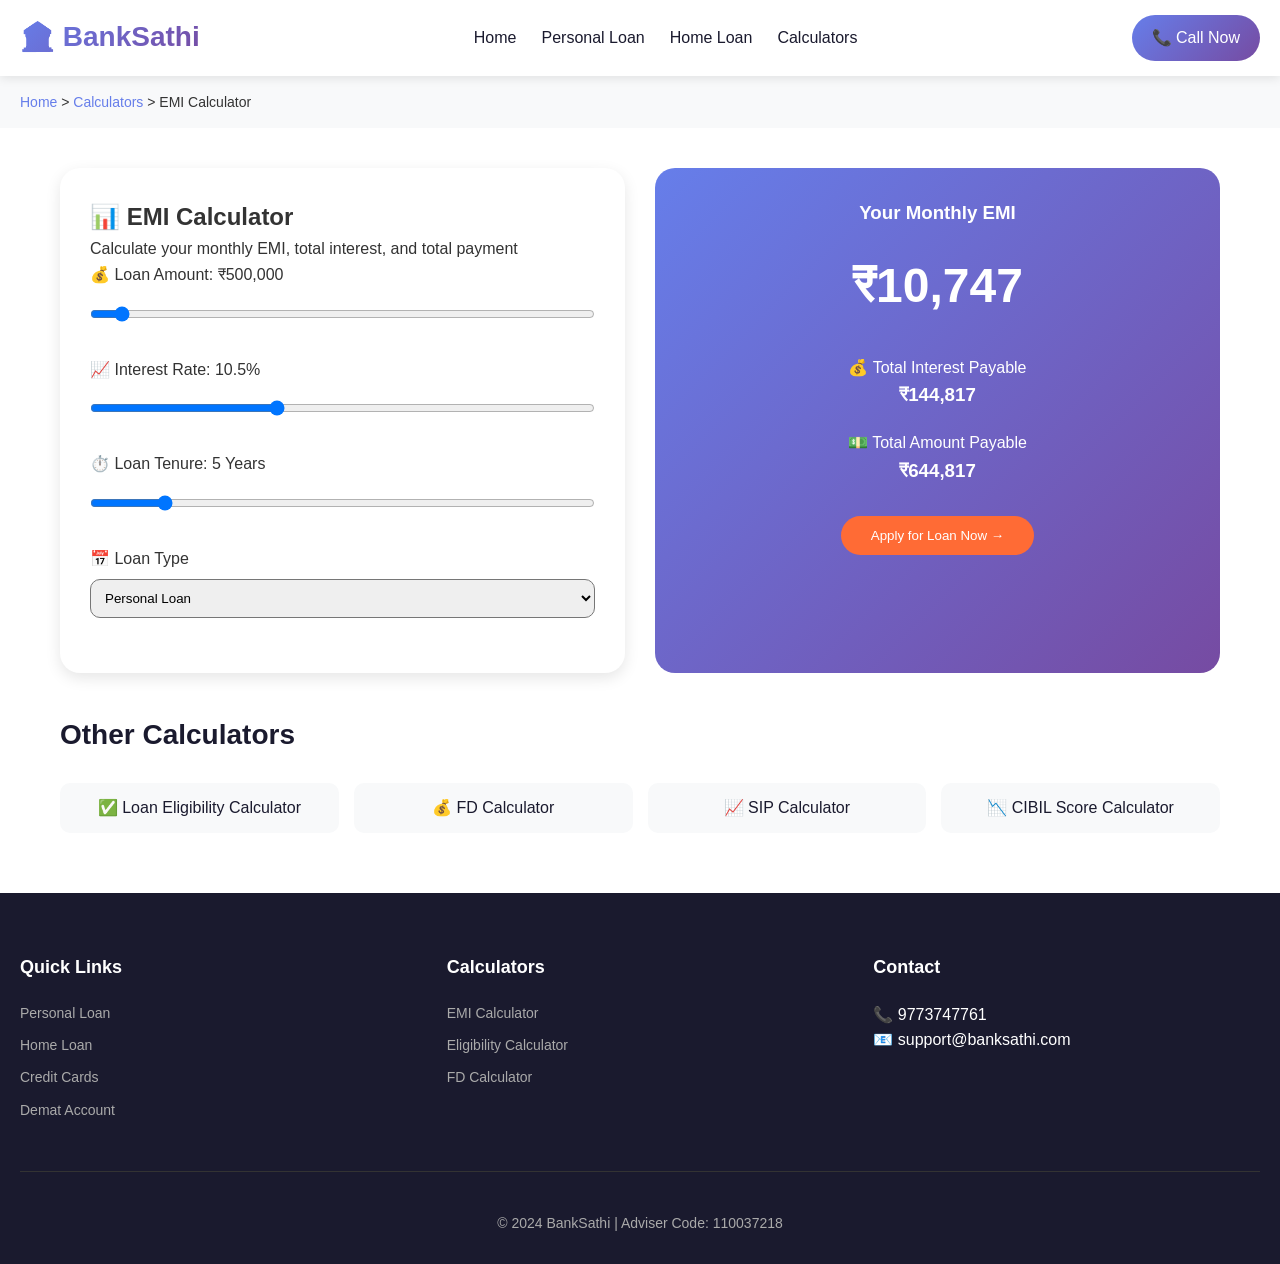
<file: calculators/emi-calculator.html>
<!DOCTYPE html>
<html lang="hi">
<head>
    <meta charset="UTF-8">
    <meta name="viewport" content="width=device-width, initial-scale=1.0">
    <title>EMI Calculator - Calculate Your Loan EMI Online | BankSathi</title>
    <meta name="description" content="Free online EMI calculator. Calculate your personal loan, home loan, car loan EMI instantly. Know your monthly payment, total interest, and total payment.">
    <link rel="stylesheet" href="/css/style.css">
    <style>
        .calculator-main {
            max-width: 1200px;
            margin: 40px auto;
            padding: 0 20px;
            display: grid;
            grid-template-columns: 1fr 1fr;
            gap: 30px;
        }
        .calculator-panel {
            background: white;
            border-radius: 20px;
            padding: 30px;
            box-shadow: 0 5px 15px rgba(0,0,0,0.1);
        }
        .result-panel {
            background: linear-gradient(135deg, #667eea, #764ba2);
            color: white;
            border-radius: 20px;
            padding: 30px;
            text-align: center;
        }
        .emi-amount {
            font-size: 48px;
            font-weight: bold;
            margin: 20px 0;
        }
        .slider-container {
            margin-bottom: 25px;
        }
        .slider-container label {
            display: block;
            margin-bottom: 8px;
            font-weight: 500;
        }
        input[type="range"] {
            width: 100%;
            margin: 10px 0;
        }
        .amount-value {
            display: inline-block;
            background: var(--light);
            padding: 5px 12px;
            border-radius: 20px;
            font-size: 14px;
        }
        @media (max-width: 768px) {
            .calculator-main {
                grid-template-columns: 1fr;
            }
        }
    </style>
</head>
<body>
    <header class="header">
        <div class="nav-container">
            <a href="/" class="logo">🏦 BankSathi</a>
            <div class="nav-links">
                <a href="/">Home</a>
                <a href="/personal-loan/">Personal Loan</a>
                <a href="/home-loan/">Home Loan</a>
                <a href="/calculators/">Calculators</a>
            </div>
            <a href="tel:9773747761" class="contact-btn">📞 Call Now</a>
        </div>
    </header>

    <div class="breadcrumbs">
        <a href="/">Home</a> > <a href="/calculators/">Calculators</a> > EMI Calculator
    </div>

    <div class="calculator-main">
        <div class="calculator-panel">
            <h2>📊 EMI Calculator</h2>
            <p>Calculate your monthly EMI, total interest, and total payment</p>
            
            <div class="slider-container">
                <label>💰 Loan Amount: <span id="amountValue">₹5,00,000</span></label>
                <input type="range" id="loanAmount" min="10000" max="10000000" step="10000" value="500000">
            </div>
            
            <div class="slider-container">
                <label>📈 Interest Rate: <span id="rateValue">10.5%</span></label>
                <input type="range" id="interestRate" min="5" max="20" step="0.1" value="10.5">
            </div>
            
            <div class="slider-container">
                <label>⏱️ Loan Tenure: <span id="tenureValue">5 Years</span></label>
                <input type="range" id="loanTenure" min="1" max="30" step="1" value="5">
            </div>
            
            <div class="slider-container">
                <label>📅 Loan Type</label>
                <select id="loanType" style="width: 100%; padding: 10px; border-radius: 10px;">
                    <option value="personal">Personal Loan</option>
                    <option value="home">Home Loan</option>
                    <option value="car">Car Loan</option>
                    <option value="business">Business Loan</option>
                </select>
            </div>
        </div>
        
        <div class="result-panel">
            <h3>Your Monthly EMI</h3>
            <div class="emi-amount" id="emiAmount">₹10,762</div>
            
            <div style="margin-top: 30px;">
                <p>💰 Total Interest Payable</p>
                <h3 id="totalInterest">₹1,45,720</h3>
            </div>
            
            <div style="margin-top: 20px;">
                <p>💵 Total Amount Payable</p>
                <h3 id="totalPayment">₹6,45,720</h3>
            </div>
            
            <button onclick="redirectToBankSathi(document.getElementById('loanType').value)" style="margin-top: 30px; background: var(--accent); color: white; border: none; padding: 12px 30px; border-radius: 30px; cursor: pointer;">
                Apply for Loan Now →
            </button>
        </div>
    </div>
    
    <div class="subcategories" style="max-width: 1200px; margin: 0 auto;">
        <h2 class="section-title">Other Calculators</h2>
        <div class="subcategory-grid">
            <a href="/calculators/loan-eligibility.html" class="subcategory-link">✅ Loan Eligibility Calculator</a>
            <a href="/calculators/fd-calculator.html" class="subcategory-link">💰 FD Calculator</a>
            <a href="/calculators/sip-calculator.html" class="subcategory-link">📈 SIP Calculator</a>
            <a href="/calculators/cibil-score-calculator.html" class="subcategory-link">📉 CIBIL Score Calculator</a>
        </div>
    </div>
    
    <footer class="footer">
        <div class="footer-grid">
            <div class="footer-col">
                <h4>Quick Links</h4>
                <a href="/personal-loan/">Personal Loan</a>
                <a href="/home-loan/">Home Loan</a>
                <a href="/credit-card/">Credit Cards</a>
                <a href="/demat-account/">Demat Account</a>
            </div>
            <div class="footer-col">
                <h4>Calculators</h4>
                <a href="/calculators/emi-calculator.html">EMI Calculator</a>
                <a href="/calculators/loan-eligibility.html">Eligibility Calculator</a>
                <a href="/calculators/fd-calculator.html">FD Calculator</a>
            </div>
            <div class="footer-col">
                <h4>Contact</h4>
                <p>📞 9773747761</p>
                <p>📧 support@banksathi.com</p>
            </div>
        </div>
        <div class="copyright">
            <p>© 2024 BankSathi | Adviser Code: 110037218</p>
        </div>
    </footer>
    
    <script src="/js/main.js"></script>
    <script>
        const amountSlider = document.getElementById('loanAmount');
        const rateSlider = document.getElementById('interestRate');
        const tenureSlider = document.getElementById('loanTenure');
        
        function updateEMI() {
            const amount = parseFloat(amountSlider.value);
            const rate = parseFloat(rateSlider.value);
            const tenure = parseFloat(tenureSlider.value);
            
            document.getElementById('amountValue').innerText = '₹' + amount.toLocaleString();
            document.getElementById('rateValue').innerText = rate + '%';
            document.getElementById('tenureValue').innerText = tenure + ' Years';
            
            const monthlyRate = rate / (12 * 100);
            const months = tenure * 12;
            const emi = amount * monthlyRate * Math.pow(1 + monthlyRate, months) / (Math.pow(1 + monthlyRate, months) - 1);
            const totalPayment = emi * months;
            const totalInterest = totalPayment - amount;
            
            document.getElementById('emiAmount').innerHTML = '₹' + Math.round(emi).toLocaleString();
            document.getElementById('totalInterest').innerHTML = '₹' + Math.round(totalInterest).toLocaleString();
            document.getElementById('totalPayment').innerHTML = '₹' + Math.round(totalPayment).toLocaleString();
        }
        
        amountSlider.addEventListener('input', updateEMI);
        rateSlider.addEventListener('input', updateEMI);
        tenureSlider.addEventListener('input', updateEMI);
        
        updateEMI();
    </script>
</body>
</html>
</file>
<file: css/style.css>
/* css/style.css - Complete BankSathi Style */
:root {
    --primary: #667eea;
    --primary-dark: #5a67d8;
    --secondary: #764ba2;
    --accent: #ff6b35;
    --success: #28a745;
    --danger: #dc3545;
    --warning: #ffc107;
    --dark: #1a1a2e;
    --light: #f8f9fa;
    --gray: #6c757d;
}

* {
    margin: 0;
    padding: 0;
    box-sizing: border-box;
}

body {
    font-family: -apple-system, BlinkMacSystemFont, 'Segoe UI', Roboto, 'Helvetica Neue', Arial, sans-serif;
    color: #333;
    line-height: 1.6;
}

/* Header */
.header {
    background: white;
    box-shadow: 0 2px 10px rgba(0,0,0,0.1);
    position: sticky;
    top: 0;
    z-index: 1000;
}

.nav-container {
    max-width: 1400px;
    margin: 0 auto;
    padding: 15px 20px;
    display: flex;
    justify-content: space-between;
    align-items: center;
    flex-wrap: wrap;
}

.logo {
    font-size: 28px;
    font-weight: bold;
    background: linear-gradient(135deg, var(--primary), var(--secondary));
    -webkit-background-clip: text;
    background-clip: text;
    color: transparent;
    text-decoration: none;
}

.logo span {
    font-size: 32px;
}

.nav-links {
    display: flex;
    gap: 25px;
    flex-wrap: wrap;
}

.nav-links a {
    text-decoration: none;
    color: var(--dark);
    font-weight: 500;
    transition: color 0.3s;
}

.nav-links a:hover {
    color: var(--primary);
}

.dropdown {
    position: relative;
    display: inline-block;
}

.dropdown-content {
    display: none;
    position: absolute;
    background: white;
    min-width: 200px;
    box-shadow: 0 8px 16px rgba(0,0,0,0.1);
    border-radius: 10px;
    z-index: 1;
}

.dropdown:hover .dropdown-content {
    display: block;
}

.dropdown-content a {
    display: block;
    padding: 12px 16px;
    color: var(--dark);
}

.contact-btn {
    background: linear-gradient(135deg, var(--primary), var(--secondary));
    color: white;
    padding: 10px 20px;
    border-radius: 30px;
    text-decoration: none;
}

/* Hero Section */
.hero {
    background: linear-gradient(135deg, var(--primary) 0%, var(--secondary) 100%);
    color: white;
    padding: 60px 20px;
    text-align: center;
}

.hero h1 {
    font-size: 48px;
    margin-bottom: 20px;
}

.hero p {
    font-size: 18px;
    opacity: 0.9;
}

/* Search Bar */
.search-bar {
    max-width: 700px;
    margin: 30px auto 0;
    display: flex;
    background: white;
    border-radius: 50px;
    overflow: hidden;
    box-shadow: 0 20px 40px rgba(0,0,0,0.2);
}

.search-bar input {
    flex: 1;
    padding: 18px 25px;
    font-size: 16px;
    border: none;
    outline: none;
}

.search-bar button {
    padding: 18px 35px;
    background: var(--accent);
    color: white;
    border: none;
    font-weight: bold;
    cursor: pointer;
}

/* Category Grid */
.category-grid {
    max-width: 1400px;
    margin: 60px auto;
    padding: 0 20px;
    display: grid;
    grid-template-columns: repeat(auto-fit, minmax(280px, 1fr));
    gap: 25px;
}

.category-card {
    background: white;
    border-radius: 20px;
    padding: 30px;
    text-align: center;
    box-shadow: 0 10px 30px rgba(0,0,0,0.1);
    transition: transform 0.3s;
    cursor: pointer;
    text-decoration: none;
    color: inherit;
    display: block;
}

.category-card:hover {
    transform: translateY(-5px);
    box-shadow: 0 20px 40px rgba(0,0,0,0.15);
}

.category-icon {
    font-size: 50px;
    margin-bottom: 15px;
}

.category-card h3 {
    font-size: 22px;
    margin-bottom: 10px;
}

.category-card p {
    color: var(--gray);
    font-size: 14px;
}

.interest-badge {
    display: inline-block;
    background: var(--accent);
    color: white;
    padding: 5px 12px;
    border-radius: 20px;
    font-size: 12px;
    margin-top: 10px;
}

/* Subcategories */
.subcategories {
    max-width: 1400px;
    margin: 40px auto;
    padding: 0 20px;
}

.section-title {
    font-size: 28px;
    margin-bottom: 25px;
    color: var(--dark);
}

.subcategory-grid {
    display: grid;
    grid-template-columns: repeat(auto-fit, minmax(200px, 1fr));
    gap: 15px;
}

.subcategory-link {
    background: var(--light);
    padding: 12px 20px;
    border-radius: 10px;
    text-decoration: none;
    color: var(--dark);
    transition: all 0.3s;
    display: block;
    text-align: center;
}

.subcategory-link:hover {
    background: var(--primary);
    color: white;
}

/* Product Page Layout */
.product-page {
    max-width: 1400px;
    margin: 40px auto;
    padding: 0 20px;
    display: grid;
    grid-template-columns: 1fr 350px;
    gap: 30px;
}

.product-content {
    background: white;
    border-radius: 20px;
    padding: 30px;
    box-shadow: 0 5px 15px rgba(0,0,0,0.05);
}

.product-sidebar {
    position: sticky;
    top: 100px;
}

.info-box {
    background: var(--light);
    border-radius: 15px;
    padding: 20px;
    margin-bottom: 20px;
}

.info-box h3 {
    margin-bottom: 15px;
    color: var(--dark);
}

.info-list {
    list-style: none;
}

.info-list li {
    padding: 10px 0;
    border-bottom: 1px solid #ddd;
    display: flex;
    justify-content: space-between;
}

.apply-form {
    background: white;
    border-radius: 15px;
    padding: 20px;
    box-shadow: 0 5px 15px rgba(0,0,0,0.1);
}

.form-group {
    margin-bottom: 15px;
}

.form-group input,
.form-group select {
    width: 100%;
    padding: 12px;
    border: 1px solid #ddd;
    border-radius: 10px;
    font-size: 14px;
}

.submit-btn {
    width: 100%;
    padding: 14px;
    background: linear-gradient(135deg, var(--primary), var(--secondary));
    color: white;
    border: none;
    border-radius: 10px;
    font-weight: bold;
    cursor: pointer;
}

/* EMI Calculator */
.calculator-box {
    background: var(--light);
    border-radius: 15px;
    padding: 20px;
    margin: 30px 0;
}

.calculator-input {
    margin-bottom: 15px;
}

.calculator-input label {
    display: block;
    margin-bottom: 5px;
    font-weight: 500;
}

.calculator-input input {
    width: 100%;
    padding: 10px;
    border: 1px solid #ddd;
    border-radius: 8px;
}

.result-box {
    background: var(--primary);
    color: white;
    padding: 15px;
    border-radius: 10px;
    text-align: center;
    margin-top: 15px;
}

.result-box h4 {
    font-size: 28px;
}

/* Comparison Table */
.comparison-table {
    width: 100%;
    border-collapse: collapse;
    margin: 20px 0;
}

.comparison-table th,
.comparison-table td {
    padding: 12px;
    text-align: left;
    border-bottom: 1px solid #ddd;
}

.comparison-table th {
    background: var(--primary);
    color: white;
}

.comparison-table tr:hover {
    background: var(--light);
}

.best-offer {
    background: #d4edda;
    font-weight: bold;
}

/* FAQ Section */
.faq-section {
    max-width: 1400px;
    margin: 60px auto;
    padding: 0 20px;
}

.faq-item {
    background: white;
    border-radius: 10px;
    margin-bottom: 15px;
    overflow: hidden;
    box-shadow: 0 2px 5px rgba(0,0,0,0.05);
}

.faq-question {
    padding: 18px 20px;
    background: var(--light);
    cursor: pointer;
    font-weight: 500;
    display: flex;
    justify-content: space-between;
}

.faq-question:hover {
    background: #e9ecef;
}

.faq-answer {
    padding: 0 20px;
    max-height: 0;
    overflow: hidden;
    transition: max-height 0.3s ease;
}

.faq-item.active .faq-answer {
    padding: 20px;
    max-height: 500px;
}

/* Footer */
.footer {
    background: var(--dark);
    color: white;
    padding: 60px 20px 30px;
    margin-top: 60px;
}

.footer-grid {
    max-width: 1400px;
    margin: 0 auto;
    display: grid;
    grid-template-columns: repeat(auto-fit, minmax(200px, 1fr));
    gap: 40px;
}

.footer-col h4 {
    margin-bottom: 20px;
    font-size: 18px;
}

.footer-col a {
    display: block;
    color: #aaa;
    text-decoration: none;
    margin-bottom: 10px;
    font-size: 14px;
}

.footer-col a:hover {
    color: white;
}

.copyright {
    text-align: center;
    padding-top: 40px;
    margin-top: 40px;
    border-top: 1px solid #333;
    font-size: 14px;
    color: #aaa;
}

/* Responsive */
@media (max-width: 768px) {
    .hero h1 {
        font-size: 32px;
    }
    
    .product-page {
        grid-template-columns: 1fr;
    }
    
    .product-sidebar {
        position: static;
    }
    
    .nav-links {
        display: none;
    }
    
    .search-bar {
        flex-direction: column;
        border-radius: 20px;
    }
    
    .category-grid {
        grid-template-columns: 1fr 1fr;
        gap: 15px;
    }
}

/* Breadcrumbs */
.breadcrumbs {
    padding: 15px 20px;
    background: var(--light);
    font-size: 14px;
}

.breadcrumbs a {
    color: var(--primary);
    text-decoration: none;
}

/* Alert Box */
.alert {
    padding: 15px 20px;
    border-radius: 10px;
    margin-bottom: 20px;
}

.alert-success {
    background: #d4edda;
    color: #155724;
    border: 1px solid #c3e6cb;
}

.alert-info {
    background: #d1ecf1;
    color: #0c5460;
    border: 1px solid #bee5eb;
}

.alert-warning {
    background: #fff3cd;
    color: #856404;
    border: 1px solid #ffeeba;
}
</file>
